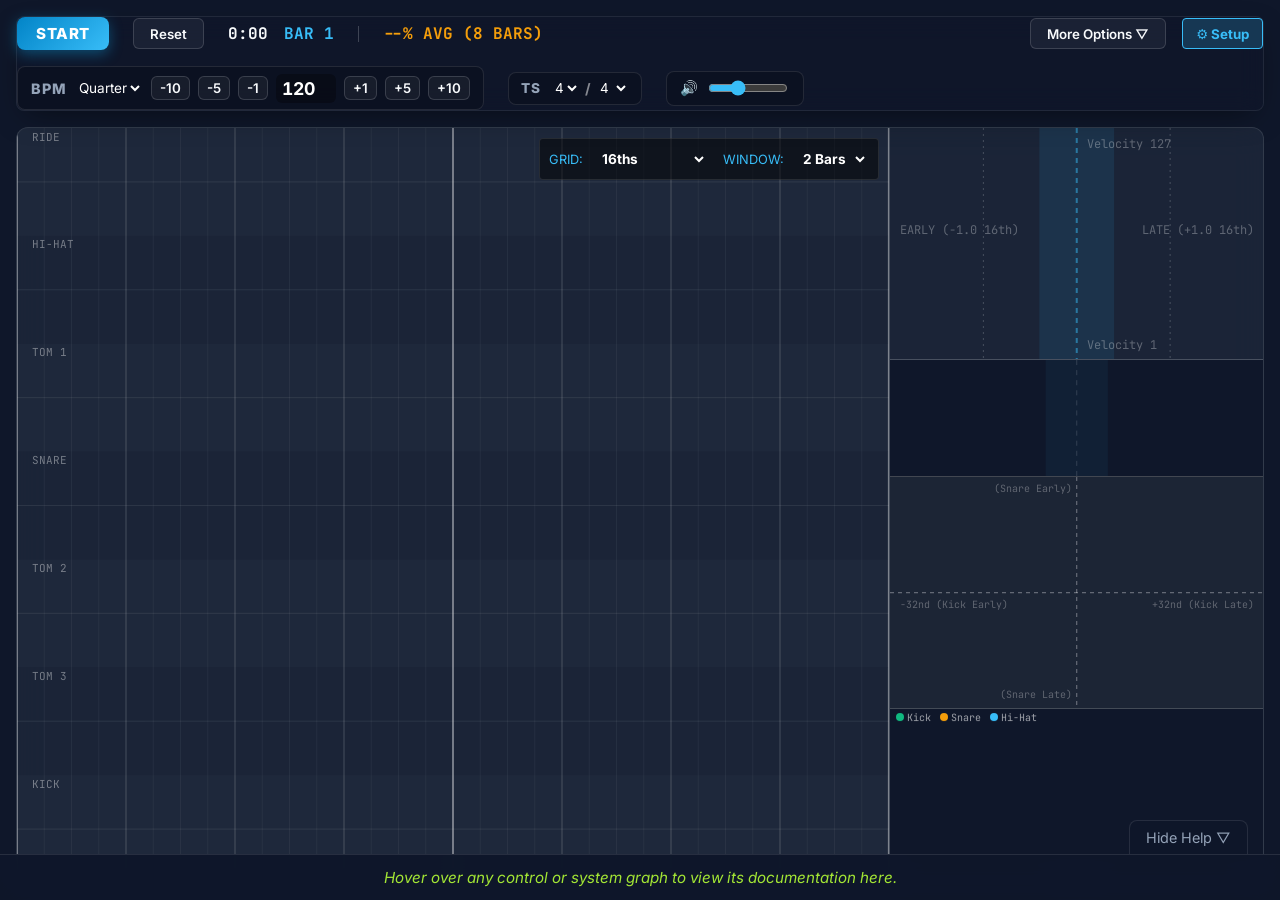
<file: index.html>
<!DOCTYPE html>
<html lang="en">

<head>
    <meta charset="UTF-8">
    <meta name="viewport" content="width=device-width, initial-scale=1.0">
    <title>Pocket Lab</title>
    <meta name="description" content="A high-precision Web MIDI drumming coach.">
    <!-- Typography -->
    <link rel="preconnect" href="https://fonts.googleapis.com">
    <link rel="preconnect" href="https://fonts.gstatic.com" crossorigin>
    <link href="https://fonts.googleapis.com/css2?family=JetBrains+Mono:wght@400;700&display=swap" rel="stylesheet">
    <!-- Styles -->
    <link rel="stylesheet" href="css/style.css">
    <style>
        @keyframes heartbeat-glow {
            0% { transform: scale(1); opacity: 0.5; box-shadow: 0 0 0 rgba(163, 230, 53, 0); }
            20% { transform: scale(1.3); opacity: 1; box-shadow: 0 0 10px rgba(163, 230, 53, 0.8); }
            100% { transform: scale(1); opacity: 0.5; box-shadow: 0 0 0 rgba(163, 230, 53, 0); }
        }
        .heartbeat-active {
            animation: heartbeat-glow 0.4s ease-out;
        }
    </style>
</head>

<body>
    <div id="app">
        <!-- Top Horizontal Dashboard -->
        <div id="top-bar" class="glass-panel"
            style="position: relative; display: flex; flex-direction: column; gap: 1rem; z-index: 10;">

            <!-- Row 1 -->
            <div style="display: flex; align-items: center; justify-content: space-between; flex-wrap: wrap; gap: 1rem;">
                <!-- Execution Controls -->
                <div style="display: flex; align-items: center; gap: 1.5rem;">
                    <button id="play-btn" class="btn-primary"
                        style="font-size: 0.95rem; padding: 0.45rem 1.2rem;"
                        data-help="Click Start to initiate your live coaching session. The master clock and bar counter will track your progress.">Start</button>
                    <button id="reset-btn" class="btn-secondary">Reset</button>
                    <div style="display: flex; gap: 1rem; align-items: baseline;">
                        <span id="timer-display" data-help="Session Duration." class="numeric-data"
                            style="font-size: 1rem; font-weight: bold;">0:00</span>
                        <span id="bar-display" data-help="Current measure count in the active session." class="numeric-data"
                            style="font-size: 1rem; font-weight: bold; color: var(--color-primary-accent);">BAR 1</span>
                        <div
                            style="width: 1px; height: 1rem; background: rgba(255,255,255,0.2); align-self: center; margin: 0 0.5rem;">
                        </div>
                        <span id="score-display" data-help="Live Average Timing Score evaluated over the current window." class="numeric-data"
                            style="font-size: 1rem; font-weight: bold; color: var(--color-warning);">--% AVG (8 BARS)</span>
                    </div>
                </div>

                <div style="display: flex; align-items: center; gap: 1rem;">
                    <button id="btn-toggle-challenges" class="btn-secondary"
                        data-help="Opens the drop-down menu for advanced options.">More Options ▽</button>
                    <button id="btn-hardware-setup"
                        data-help="Configure MIDI ports, map custom electronic drum triggers, and calibrate system latency."
                        style="padding: 0.4rem 0.8rem; cursor: pointer; border-radius: 4px; background: rgba(56, 189, 248, 0.2); color: var(--color-primary-accent); border: 1px solid var(--color-primary-accent); font-weight: bold;">⚙️ Setup</button>
                </div>
            </div>

            <!-- Row 2 -->
            <div style="display: flex; align-items: center; gap: 1.5rem; flex-wrap: wrap;">
                <!-- BPM Tuner Engine -->
                <div style="display: flex; align-items: center; gap: 0.5rem; background: rgba(0,0,0,0.2); padding: 0.4rem 0.8rem; border-radius: 8px; border: 1px solid rgba(255,255,255,0.1);"
                    data-help="Main Tempo (Beats Per Minute). Use the quick-step buttons for rapid tuning.">
                    <span style="font-weight: 800; color: var(--color-text-muted); letter-spacing: 1px; font-size: 0.9rem;">BPM</span>
                    <select id="bpm-pulse" title="BPM Pulse" style="background: transparent; color: white; border: none; font-size: 0.85em; outline: none; appearance: auto; -webkit-appearance: auto; padding: 0; cursor: pointer;">
                        <option value="4" style="color: black;" selected>Quarter</option>
                        <option value="8" style="color: black;">Eighth</option>
                    </select>
                    <button class="btn-secondary bpm-step" data-step="-10" style="padding: 0.2rem 0.5rem;">-10</button>
                    <button class="btn-secondary bpm-step" data-step="-5" style="padding: 0.2rem 0.5rem;">-5</button>
                    <button class="btn-secondary bpm-step" data-step="-1" style="padding: 0.2rem 0.5rem;">-1</button>
                    <input type="number" id="bpm-input" class="numeric-data" value="120" min="40" max="300"
                        style="width: 60px; height: 1.8rem; text-align: center; font-size: 1.1rem; font-weight: bold; border-color: transparent; padding: 0;">
                    <span id="midi-sync-status" style="display: none; font-size: 0.65rem; font-weight: bold; padding: 0.1rem 0.3rem; border-radius: 3px; background: var(--color-primary-accent); color: black; margin-left: -0.25rem; white-space: nowrap; box-shadow: 0 0 10px var(--color-primary-accent); align-items: center; gap: 4px;">
                        <span id="midi-heartbeat" style="display: inline-block; width: 6px; height: 6px; border-radius: 50%; background: #a3e635; opacity: 0.5;"></span>
                        EXT SYNC
                    </span>
                    <button class="btn-secondary bpm-step" data-step="1" style="padding: 0.2rem 0.5rem;">+1</button>
                    <button class="btn-secondary bpm-step" data-step="5" style="padding: 0.2rem 0.5rem;">+5</button>
                    <button class="btn-secondary bpm-step" data-step="10" style="padding: 0.2rem 0.5rem;">+10</button>
                </div>

                <!-- Core Settings -->
                <div style="display: flex; align-items: center; background: rgba(0,0,0,0.2); padding: 0.4rem 0.8rem; border-radius: 8px; border: 1px solid rgba(255,255,255,0.1); font-weight: bold; gap: 0.3rem; font-size: 0.9rem;"
                    title="Time Signature"
                    data-help="Set the Time Signature (Beats per Bar / Subdivision). Hits resolve primarily back to default quarter note pulses.">
                    <span style="font-weight: 800; color: var(--color-text-muted); letter-spacing: 1px; font-size: 0.85rem; margin-right: 0.3rem;">TS</span>
                    <select id="setting-ts-count"
                        style="background: transparent; color: white; border: none; text-align: right; outline: none; appearance: auto; -webkit-appearance: auto; cursor: pointer; padding: 0;">
                        <option value="2" style="color: black;">2</option>
                        <option value="3" style="color: black;">3</option>
                        <option value="4" selected style="color: black;">4</option>
                        <option value="5" style="color: black;">5</option>
                        <option value="6" style="color: black;">6</option>
                        <option value="7" style="color: black;">7</option>
                        <option value="8" style="color: black;">8</option>
                        <option value="9" style="color: black;">9</option>
                    </select>
                    <span style="color: rgba(255,255,255,0.5);">/</span>
                    <select id="setting-ts-subdiv"
                        style="background: transparent; color: white; border: none; outline: none; appearance: auto; -webkit-appearance: auto; cursor: pointer; padding: 0;">
                        <option value="2" style="color: black;">2</option>
                        <option value="4" selected style="color: black;">4</option>
                        <option value="8" style="color: black;">8</option>
                        <option value="16" style="color: black;">16</option>
                    </select>
                </div>

                <!-- Master Volume -->
                <div style="display: flex; align-items: center; gap: 0.5rem; background: rgba(0,0,0,0.2); padding: 0.4rem 0.8rem; border-radius: 8px; border: 1px solid rgba(255,255,255,0.1);"
                    data-help="Global metronome audio output volume. Drag past 100% to boost gain.">
                    <span style="font-size: 0.9rem;">🔊</span>
                    <input type="range" id="setting-master-volume" value="100" min="0" max="300"
                        style="width: 80px; align-self: center;">
                </div>
            </div>

            <!-- Absolute Dropdown Overlay for Challenges -->
            <div id="expanded-rhythm-settings"
                style="display: none; position: absolute; top: calc(100% + 10px); left: 0; right: 0; background: rgba(30, 41, 59, 0.95); backdrop-filter: blur(10px); padding: 1.5rem; z-index: 20; border: 1px solid rgba(255,255,255,0.2); border-radius: 8px; box-shadow: 0 20px 25px -5px rgba(0,0,0,0.5);">
                <div style="display: flex; gap: 1rem; margin-bottom: 1.5rem; padding-bottom: 1.5rem; border-bottom: 1px solid rgba(255,255,255,0.1); flex-wrap: wrap;">
                    <div style="display: flex; flex-direction: column; gap: 0.3rem;">
                        <label style="font-size: 0.85rem; color: #94a3b8; font-weight: bold;">Interval Mode</label>
                        <select id="setting-intervalMode" title="Interval Mode"
                            data-help="Select 'Endless' to practice indefinitely, or set a focused duration filter which will auto-stop the clock."
                            style="padding: 0.3rem; background: rgba(0,0,0,0.3); color: white; border: 1px solid rgba(255,255,255,0.2); border-radius: 4px;">
                            <option value="endless">Endless</option>
                            <option value="1min">Focus (1 min)</option>
                            <option value="3min">Stamina (3 min)</option>
                        </select>
                    </div>
                    <div style="display: flex; flex-direction: column; gap: 0.3rem;">
                        <label style="font-size: 0.85rem; color: #94a3b8; font-weight: bold;">Count-In</label>
                        <select id="setting-countInBars" title="Count-In"
                            data-help="Sets the number of standard bars played before the session tracker and muting challenges actually begin."
                            style="padding: 0.3rem; background: rgba(0,0,0,0.3); color: white; border: 1px solid rgba(255,255,255,0.2); border-radius: 4px;">
                            <option value="0">No Count</option>
                            <option value="1">1 Bar-In</option>
                            <option value="2" selected>2 Bar-In</option>
                        </select>
                    </div>
                    <div style="display: flex; flex-direction: column; gap: 0.3rem;">
                        <label style="font-size: 0.85rem; color: #94a3b8; font-weight: bold;">Voicing</label>
                        <select id="setting-voicing" title="Voicing"
                            data-help="Select the click tone. 'Woodblock' is warmer, 'Voice' counts out loud, and 'Standard' is an electronic beep."
                            style="padding: 0.3rem; background: rgba(0,0,0,0.3); color: white; border: 1px solid rgba(255,255,255,0.2); border-radius: 4px;">
                            <option value="beep">Beep</option>
                            <option value="woodblock">Wood</option>
                            <option value="female-voice">Female Voice</option>
                            <option value="male-voice">Male Voice</option>
                        </select>
                    </div>
                </div>
                <div style="display: flex; justify-content: space-around; gap: 2rem;">
                    <!-- Subdivision Mixer -->
                    <div style="flex: 1;">
                        <h3 style="margin-top: 0; color: var(--color-primary-accent);">Subdivision Mixer</h3>
                        <p style="font-size: 0.85rem; color: #94a3b8; font-style: italic;">Enable secondary clicking
                            layers and physically mix their volumes output levels.</p>

                        <div style="display: flex; flex-direction: column; gap: 0.6rem; margin-top: 1rem;">
                            <div
                                style="display: flex; align-items: center; justify-content: space-between; border-bottom: 1px solid rgba(255,255,255,0.1); padding-bottom: 0.5rem; margin-bottom: 0.2rem;">
                                <label
                                    style="display: flex; align-items: center; gap: 0.5rem; width: 120px; font-weight: bold;"><input
                                        type="checkbox" id="setting-pattern-main" checked> Main Beat</label>
                                <input type="range" id="vol-pattern-main" value="100" min="0" max="100"
                                    style="flex: 1;">
                            </div>
                            <div style="display: flex; align-items: center; justify-content: space-between;">
                                <label style="display: flex; align-items: center; gap: 0.5rem; width: 120px;"><input
                                        type="checkbox" id="setting-pattern-backbeats" checked> Backbeats</label>
                                <input type="range" id="vol-pattern-backbeats" value="100" min="0" max="100" style="flex: 1;">
                            </div>
                            <div style="display: flex; align-items: center; justify-content: space-between;">
                                <label style="display: flex; align-items: center; gap: 0.5rem; width: 120px;"><input
                                        type="checkbox" id="setting-pattern-8th"> 8th Note</label>
                                <input type="range" id="vol-pattern-8th" value="50" min="0" max="100" style="flex: 1;">
                            </div>
                            <div style="display: flex; align-items: center; justify-content: space-between;">
                                <label style="display: flex; align-items: center; gap: 0.5rem; width: 120px;"><input
                                        type="checkbox" id="setting-pattern-8thTrip"> 8th Triplet</label>
                                <input type="range" id="vol-pattern-8thTrip" value="50" min="0" max="100"
                                    style="flex: 1;">
                            </div>
                            <div style="display: flex; align-items: center; justify-content: space-between;">
                                <label style="display: flex; align-items: center; gap: 0.5rem; width: 120px;"><input
                                        type="checkbox" id="setting-pattern-16th"> 16th Note</label>
                                <input type="range" id="vol-pattern-16th" value="50" min="0" max="100" style="flex: 1;">
                            </div>
                            <div style="display: flex; align-items: center; justify-content: space-between;">
                                <label style="display: flex; align-items: center; gap: 0.5rem; width: 120px;"><input
                                        type="checkbox" id="setting-pattern-16thTrip"> 16th Triplet</label>
                                <input type="range" id="vol-pattern-16thTrip" value="50" min="0" max="100"
                                    style="flex: 1;">
                            </div>
                        </div>
                    </div>

                    <div style="width: 1px; background: rgba(255,255,255,0.1);"></div>

                    <!-- Mute Bars -->
                    <div style="flex: 1;">
                        <h3 style="margin-top: 0;">Mute Bars</h3>
                        <p style="font-size: 0.85rem; color: #94a3b8; font-style: italic;">Mutes the click completely to
                            test your internal tempo keeping.</p>
                        <div style="display: flex; align-items: center; gap: 1rem; margin-top: 1rem;">
                            <select id="setting-gapRadioMode"
                                style="padding: 0.3rem; background: rgba(0,0,0,0.3); color: white; border: 1px solid rgba(255,255,255,0.2); border-radius: 4px;">
                                <option value="off">Off</option>
                                <option value="constant">Constant</option>
                                <option value="random-beat">Random Beat</option>
                                <option value="random-bar">Random Bar</option>
                            </select>
                            <span
                                data-help="When Mute Bars is set to 'Constant', configures the exact amount of full bars played vs muted.">
                                <input type="number" id="setting-gapConstantOn" value="1" min="1" max="16"
                                    style="width: 50px; background: rgba(0,0,0,0.3); color: white; border: 1px solid rgba(255,255,255,0.2); padding: 0.2rem;">
                                On /
                                <input type="number" id="setting-gapConstantOff" value="1" min="1" max="16"
                                    style="width: 50px; background: rgba(0,0,0,0.3); color: white; border: 1px solid rgba(255,255,255,0.2); padding: 0.2rem;">
                                Off
                            </span>
                        </div>
                        <div id="setting-gapChaos-container"
                            style="margin-top: 1rem; display: none; align-items: center; gap: 1rem;"
                            data-help="When Mute Bars is set to 'Random', determines the percentage (%) chance any individual click will be randomly deleted.">
                            <label>Random Chance:</label>
                            <input type="range" id="setting-gapChaos" value="50" min="0" max="100" style="flex: 1;">
                        </div>
                    </div>

                    <div style="width: 1px; background: rgba(255,255,255,0.1);"></div>

                    <!-- Shaky Click -->
                    <div style="flex: 1;">
                        <h3 style="margin-top: 0; color: var(--color-warning);">Shaky Click</h3>
                        <p style="font-size: 0.85rem; color: #94a3b8; font-style: italic;">Challenges you to keep a
                            consistent time despite an inconsistent click. Your score is judged against the actual
                            consistent grid.</p>
                        <div style="margin-top: 1rem;">
                            <label><input type="checkbox" id="setting-shakyEnabled"> <b>Enable Simulator</b></label>
                        </div>
                        <div style="display: flex; align-items: center; gap: 1rem; margin-top: 1rem;">
                            <span
                                data-help="The maximum unsteadiness penalty applied to a shaky click in milliseconds.">
                                <label>Jitter Range:</label>
                                <input type="number" id="setting-shakyRange" value="10" min="1" max="100"
                                    style="width: 60px; background: rgba(0,0,0,0.3); color: white; border: 1px solid rgba(255,255,255,0.2); padding: 0.2rem;">
                                ms
                            </span>
                            <span
                                data-help="The percentage chance the engine will actually jitter a click on any given beat.">
                                <label>Jitter Chance:</label>
                                <input type="number" id="setting-shakyChance" value="50" min="0" max="100"
                                    style="width: 50px; background: rgba(0,0,0,0.3); color: white; border: 1px solid rgba(255,255,255,0.2); padding: 0.2rem;">
                                %
                            </span>
                        </div>
                    </div>
                </div>
            </div>
        </div>

        <!-- Main Visualization Layer -->
        <div class="panel-lab surface" id="panel-lab"
            style="flex: 1; display: flex; flex-direction: row; overflow: hidden; margin-top: 1rem; border-color: rgba(255,255,255,0.1) !important; padding: 0;">

            <!-- Repeating Time Series Plot (Left 70%) -->
            <div style="flex: 7; position: relative; border-right: 1px solid rgba(255,255,255,0.2); display: flex; flex-direction: column;"
                data-help="Multi-Track Timeline. A scrolling sequencer grid plotting your exact hits in real-time. Loops according to the window length.">
                <div
                    style="position: absolute; top: 10px; right: 10px; z-index: 5; display: flex; gap: 0.5rem; align-items: center; background: rgba(0,0,0,0.5); padding: 0.3rem 0.6rem; border-radius: 4px; border: 1px solid rgba(255,255,255,0.1);">
                    <label
                        style="color: var(--color-primary-accent); font-size: 0.8rem; text-transform: uppercase;">Grid:</label>
                    <select id="setting-timeline-grid"
                        style="background: transparent; color: white; border: none; font-size: 0.85rem; font-weight: bold; cursor: pointer; outline: none; margin-right: 0.5rem;">
                        <option value="1">Quarter</option>
                        <option value="2">8ths</option>
                        <option value="4" selected>16ths</option>
                        <option value="3">8th Triplets</option>
                        <option value="6">16th Triplets</option>
                    </select>

                    <label
                        style="color: var(--color-primary-accent); font-size: 0.8rem; text-transform: uppercase;">Window:</label>
                    <select id="setting-timeline-window"
                        style="background: transparent; color: white; border: none; font-size: 0.85rem; font-weight: bold; cursor: pointer; outline: none;">
                        <option value="1">1 Bar</option>
                        <option value="2" selected>2 Bars</option>
                        <option value="4">4 Bars</option>
                    </select>
                </div>
                <!-- Adding pointer-events: none so it doesn't block hover events of the overarching div, though maybe fine without. Will just place canvas absolutely over it if it needs strict scaling. Actually, flex: 1 is fine since we use ResizeObserver in the JS classes usually. -->
                <div style="flex: 1; position: relative; width: 100%; height: 100%;">
                    <canvas id="timeline-canvas"
                        style="position: absolute; top:0; left:0; width:100%; height:100%;"></canvas>
                </div>
            </div>

            <!-- Legacy Analytics Column (Right 30%) -->
            <div style="flex: 3; display: flex; flex-direction: column; overflow: hidden;">
                <!-- Scatter Plot (Top 40%) -->
                <div style="flex: 4; position: relative; border-bottom: 1px solid rgba(255,255,255,0.2);">
                   <label data-help="Precision Scatter Plot. Analyzes your real-time timing accuracy and velocity as you play."></label>
                    <canvas id="lab-canvas"
                        style="position: absolute; top:0; left:0; width:100%; height:100%;"></canvas>
                </div>

                <!-- Histogram Bell Curve (Middle 20%) -->
                <div style="flex: 2; position: relative; border-bottom: 1px solid rgba(255,255,255,0.2); background: rgba(0,0,0,0.3);">
                 <label style="margin-top: 0.5rem;" data-help="Accuracy Heatmap. Tracks your overall session precision via a bell curve summary."></label>
                    <canvas id="histogram-canvas"
                        style="position: absolute; top:0; left:0; width:100%; height:100%;"></canvas>
                </div>

                <!-- Limb Offset Matrix (Bottom 40%) -->
                <div style="flex: 4; position: relative; background: rgba(0,0,0,0.1);">
                 <label style="margin-top: 0.5rem;" data-help="Limb Sync Matrix. Evaluates how tightly your Hi-Hat alignments sync up with Kick/Snare strokes."></label>
                    <canvas id="matrix-canvas"
                        style="position: absolute; top:0; left:0; width:100%; height:100%;"></canvas>
                </div>

                <!-- Velocity Histogram (below matrix, optional) -->
                <div id="velocity-histogram-container" style="flex: 3; position: relative; border-top: 1px solid rgba(255,255,255,0.2); background: rgba(0,0,0,0.2); display: none;">
                    <label data-help="Velocity Distribution. Shows how consistently you are hitting each instrument. A tightly clustered cluster means consistent dynamics."></label>
                    <canvas id="velocity-histogram-canvas"
                        style="position: absolute; top:0; left:0; width:100%; height:100%;"></canvas>
                </div>
            </div>
        </div>

        <!-- Floating Help Overlay -->
        <div id="help-wrapper"
            style="position: fixed; bottom: 0; left: 0; right: 0; z-index: 50; display: flex; flex-direction: column; align-items: flex-end;">
            <button id="btn-toggle-help"
                style="margin-right: 2rem; padding: 0.5rem 1rem; background: rgba(15, 23, 42, 0.95); color: #94a3b8; border: 1px solid rgba(255,255,255,0.1); border-bottom: none; border-radius: 8px 8px 0 0; cursor: pointer; font-size: 0.9rem; transition: all 0.2s;">Hide
                Help ▽</button>
            <div id="help-footer"
                style="width: 100%; background: rgba(15, 23, 42, 0.98); backdrop-filter: blur(10px); padding: 0.8rem; text-align: center; color: #a3e635; font-style: italic; font-size: 0.95rem; border-top: 1px solid rgba(255,255,255,0.1); display: flex; align-items: center; justify-content: center; min-height: 2.5rem;">
                <span id="help-content">Hover over any control or system graph to view its documentation here.</span>
            </div>
        </div>
    </div>

    <!-- Hardware Setup Modal -->
    <!-- Hardware Modal -->
    <dialog id="modal-hardware" class="glass-modal">
        <div
            style="display: flex; justify-content: space-between; align-items: center; border-bottom: 1px solid rgba(255,255,255,0.1); padding-bottom: 1rem; margin-bottom: 1rem;">
            <h2 style="margin: 0;">Device Setup & Calibration</h2>
            <button id="btn-close-modal"
                style="cursor: pointer; background: transparent; color: white; border: none; font-size: 1.5rem;">&times;</button>
        </div>

        <!-- Tab Controls -->
        <div
            style="display: flex; gap: 1rem; margin-bottom: 1.5rem; border-bottom: 1px solid rgba(255,255,255,0.1); padding-bottom: 0.5rem;">
            <button id="tab-btn-setup"
                style="background: none; border: none; color: white; font-size: 1.1rem; cursor: pointer; border-bottom: 2px solid var(--color-primary-accent); padding-bottom: 0.5rem; font-weight: bold;">Mapping
                & Calibration</button>
            <button id="tab-btn-advanced"
                style="background: none; border: none; color: rgba(255,255,255,0.5); font-size: 1.1rem; cursor: pointer; padding-bottom: 0.5rem;">Advanced
                Config</button>
            <button id="tab-btn-troubleshoot"
                style="background: none; border: none; color: rgba(255,255,255,0.5); font-size: 1.1rem; cursor: pointer; padding-bottom: 0.5rem;">Troubleshoot</button>
        </div>

        <!-- Setup View Focus -->
        <div id="view-setup">
            <div style="margin-bottom: 2rem;">
                <h3 data-help="Current status of the browser's Web MIDI API connection.">MIDI Connection</h3>
                <div style="display: flex; align-items: flex-start; justify-content: space-between; gap: 1rem;">
                    <div id="midi-status" style="color: var(--color-warning);">Waiting for browser Web MIDI permission...</div>
                    <button id="btn-rescan-midi" class="btn-secondary" style="font-size: 0.75rem; padding: 0.2rem 0.6rem; margin-top: -0.2rem;">↻ Rescan</button>
                </div>
                <div id="midi-device-list" style="margin-top: 0.75rem; display: flex; flex-direction: column; gap: 0.5rem;"></div>
            </div>

            <div style="margin-bottom: 2rem;"
                data-help="Velocity threshold (0-127). Any physical pad strike that registers a velocity softer than this numeric value will be ignored. Useful for preventing vibrations or false-triggers from displaying.">
                <h3>Ghost Note Filter</h3>
                <p style="font-size: 0.85rem; color: #94a3b8; font-style: italic; margin-top: 0.5rem;">
                    Strikes below this velocity are ignored. Use this to filter out unintended vibrations or
                    double-triggers. Click Calibrate and play your ghost notes to tune this automatically.
                <div style="display: flex; align-items: center; gap: 1rem; margin-top: 0.5rem;">
                    <input type="number" id="hw-ghost-threshold" min="0" max="127" value="32"
                        style="width: 80px; padding: 0.3rem; background: rgba(0,0,0,0.3); color: white; border: 1px solid rgba(255,255,255,0.2); border-radius: 4px;">
                    <button id="btn-calibrate-ghost"
                        data-help="Click this and strike your pads as softly as possible. The engine records your loudest 'ghost note'. Click 'Finish' to automatically set the filter exactly 1 step above it."
                        style="padding: 0.3rem 1rem; cursor: pointer; background: var(--color-primary-accent); border: none; border-radius: 4px; font-weight: bold; color: black;">Calibrate</button>
                    <div id="ghost-status" style="font-size: 0.9rem; color: #94a3b8; margin-left: 0.5rem;"></div>
                </div>
                </p>
            </div>

            <div style="margin-bottom: 2rem;">
                <div style="display: flex; justify-content: space-between; align-items: flex-end;">
                    <div>
                        <h3>MIDI Note Mapping</h3>
                        <p style="font-size: 0.85rem; color: #94a3b8; font-style: italic; margin-bottom: 0;">Provide
                            multiple Note IDs separated by a comma (e.g. "34, 36, 38"). Click 'Listen' and strike your
                            pads in different ways to capture all available zones for that instrument, then click
                            'Stop'.</p>
                    </div>
                    <div>
                        <label
                            style="display: flex; align-items: center; gap: 0.5rem; color: var(--color-warning); font-weight: bold; font-size: 0.9rem;"
                            data-help="When enabled, any strikes configured as a 'Ride' will automatically be drawn and evaluated exactly as if they were the Hi-Hat."><input
                                type="checkbox" id="setting-merge-ride"> Merge Ride to Hi-Hat</label>
                    </div>
                </div>
                <table style="width: 100%; text-align: left; border-collapse: collapse;">
                    <thead>
                        <tr style="border-bottom: 1px solid rgba(255,255,255,0.2);">
                            <th data-help="The drum component you are configuring."
                                style="padding: 0.5rem; width: 20%;">Instrument</th>
                            <th data-help="The internal numerical identity of the MIDI note sent by the drum brain."
                                style="padding: 0.5rem; width: 35%;">MIDI Notes</th>
                            <th data-help="Click 'Listen' to start recording. Strike your pads multiple times to capture all zones. Click 'Stop' when finished."
                                style="padding: 0.5rem; width: 25%;">Live Map</th>
                            <th data-help="Visual configuration for how this pad displays in the visualizations."
                                style="padding: 0.5rem; width: 20%;">Visuals</th>
                        </tr>
                    </thead>
                    <tbody id="mapping-tbody">
                        <!-- JS will populate -->
                    </tbody>
                </table>
            </div>

            <div style="margin-bottom: 2rem;">
                <h3>System Calibration (Latency Sync)</h3>
                <p style="font-size: 0.9rem; color: #94a3b8; font-style: italic;">Strike any mapped pad exactly
                    simultaneously with the pulse to calculate your system latency offset.</p>
                <div style="display: flex; align-items: center; gap: 1rem; margin-top: 1rem;">
                    <button id="btn-start-calibration"
                        data-help="Striking repeatedly along with the click track allows the engine to calculate and subtract out latency caused by your specific hardware."
                        style="padding: 0.5rem 1rem; cursor: pointer; background: var(--color-primary-accent); border: none; border-radius: 4px; font-weight: bold; color: black;">Start
                        Calibration (8 Hits)</button>
                    <div id="calibration-status" style="font-variant-numeric: tabular-nums;">Ready. L_sys: 0ms</div>
                </div>
            </div>

            <!-- Modal Help System Relocated To Bottom -->
            <details id="modal-help-section"
                style="background: rgba(0,0,0,0.3); padding: 1rem; border-radius: 8px; border: 1px solid rgba(255,255,255,0.1);">
                <summary style="cursor: pointer; font-weight: bold; color: var(--color-primary-accent);">Interactive
                    Help</summary>
                <div id="modal-help-content"
                    style="margin-top: 0.5rem; color: #94a3b8; font-size: 0.9rem; line-height: 1.4; min-height: 3rem;">
                    Hover over any control or graph to see its description and goal here.
                </div>
            </details>
        </div>

        <!-- Advanced View Focus -->
        <div id="view-advanced" style="display: none;">
            <div style="margin-bottom: 2rem;">
                <label
                    style="display: block; font-weight: bold; margin-bottom: 0.5rem; color: var(--color-primary-accent); font-size: 1.1rem;">Audible
                    Feedback</label>
                <div
                    style="display: flex; flex-direction: column; gap: 1rem; margin-top: 1rem; background: rgba(0,0,0,0.2); border: 1px solid rgba(255,255,255,0.1); padding: 1rem; border-radius: 8px;">
                    <div style="display: flex; align-items: center; justify-content: space-between;">
                        <span data-help="Selects which drums and beats trigger audio feedback evaluators.">Trigger
                            Mode:</span>
                        <select id="setting-feedbackTrigger"
                            style="background: rgba(0,0,0,0.3); color: white; border: 1px solid rgba(255,255,255,0.2); border-radius: 4px; padding: 0.3rem;">
                            <option value="snare" selected>Snare on downbeats</option>
                            <option value="kick">Kick on downbeats</option>
                            <option value="snare-kick">Snare and kick alternating</option>
                        </select>
                    </div>

                    <div style="display: flex; align-items: center; justify-content: space-between;">
                        <span
                            data-help="Determines the target accuracy window required to trigger a 'Good' evaluation (within +/- 32nd note space).">Difficulty
                            (Good Window):</span>
                        <select id="setting-feedbackDifficulty"
                            style="background: rgba(0,0,0,0.3); color: white; border: 1px solid rgba(255,255,255,0.2); border-radius: 4px; padding: 0.3rem;">
                            <option value="easy">Easy (60%)</option>
                            <option value="medium" selected>Medium (40%)</option>
                            <option value="hard">Hard (20%)</option>
                        </select>
                    </div>

                        <div style="display: flex; align-items: center; justify-content: space-between;">
                            <span data-help="Adjust the volume of the evaluation sound effects (good, great, perfect) independently of the click.">Feedback Volume:</span>
                            <div style="display: flex; align-items: center; gap: 0.5rem;">
                                <input type="range" id="setting-feedbackVolume" min="0" max="200" value="100" style="width: 80px;">
                                <span id="feedbackVolume-val" style="font-size: 0.8rem; width: 35px; text-align: right;">100%</span>
                            </div>
                        </div>

                        <div style="display: flex; align-items: center; justify-content: space-between;">
                            <span data-help="When enabled, only corrective audible feedback plays for early or late hits. Good, great, and perfect sounds are muted.">Only Too Fast / Too Slow:</span>
                            <input type="checkbox" id="setting-feedbackOnlyCorrections" style="transform: scale(1.2);">
                        </div>

                        <div style="display: flex; align-items: center; justify-content: space-between;">
                            <span data-help="Adjust the pitch/frequency (Hz) of the standard electronic metronome beep sound.">Metronome Beep Pitch:</span>
                            <div style="display: flex; align-items: center; gap: 0.5rem;">
                                <input type="range" id="setting-beepFrequency" min="400" max="2000" value="1000" step="10" style="width: 80px;">
                                <span id="beepFrequency-val" class="numeric-data" style="font-size: 0.8rem; width: 45px; text-align: right;">1000Hz</span>
                            </div>
                        </div>
                    </div>
            </div>

            <div style="margin-bottom: 2rem;">
                <label style="display: block; font-weight: bold; margin-bottom: 0.5rem; color: var(--color-primary-accent); font-size: 1.1rem;">MIDI Clock Sync</label>
                <div style="display: flex; flex-direction: column; gap: 1rem; margin-top: 1rem; background: rgba(0,0,0,0.2); border: 1px solid rgba(255,255,255,0.1); padding: 1rem; border-radius: 8px;">
                    <div style="display: flex; align-items: center; justify-content: space-between;">
                        <span data-help="When enabled, Pocket Lab will automatically slave its Tempo and Start/Stop Engine to incoming Web MIDI Real-Time Clocks (e.g. Ableton Live via IAC Driver).">External MIDI Clock Sync:</span>
                        <input type="checkbox" id="setting-midiSync" style="transform: scale(1.2);">
                    </div>
                    <div style="display: flex; align-items: center; justify-content: space-between; border-top: 1px solid rgba(255,255,255,0.1); padding-top: 1rem;">
                        <span data-help="Automatically mutes the Pocket Lab metronome audio while external Master Sync is actively playing.">Mute Metronome when Synchronized:</span>
                        <input type="checkbox" id="setting-muteSync" style="transform: scale(1.2);">
                    </div>
                    <details style="margin-top: 0.5rem; font-size: 0.85rem; color: #94a3b8; border-top: 1px dotted rgba(255,255,255,0.2); padding-top: 0.5rem;">
                        <summary style="cursor: pointer; color: var(--color-primary-accent); font-weight: bold;">How to Setup Ableton Live Sync (macOS)</summary>
                        <ol style="margin-top: 0.5rem; padding-left: 1.25rem; line-height: 1.4;">
                            <li style="margin-bottom: 0.25rem;">Open the built-in macOS <strong>Audio MIDI Setup</strong> application.</li>
                            <li style="margin-bottom: 0.25rem;">Go to Window -> Show MIDI Studio -> double-click <strong>IAC Driver</strong> and ensure "Device is online" is checked.</li>
                            <li style="margin-bottom: 0.25rem;">Open <strong>Ableton Live</strong> -> Preferences -> Link/Tempo/MIDI.</li>
                            <li style="margin-bottom: 0.25rem;">Under MIDI Ports, find <strong>Out: IAC Driver (Bus 1)</strong> and toggle <strong>Sync</strong> to <strong>On</strong>.</li>
                            <li style="margin-bottom: 0.25rem;">Refresh Pocket Lab, ensure the <strong>External Sync</strong> toggle above is active. When you click Play in Ableton, Pocket Lab will automatically lock tempo and begin grading your playing synchronously!</li>
                        </ol>
                    </details>
                </div>
            </div>

            <div style="margin-bottom: 2rem;">
                <label
                    style="display: block; font-weight: bold; margin-bottom: 0.5rem; color: var(--color-primary-accent); font-size: 1.1rem;">Velocity
                    Distribution Graph</label>
                <div
                    style="display: flex; flex-direction: column; gap: 0.75rem; margin-top: 1rem; background: rgba(0,0,0,0.2); border: 1px solid rgba(255,255,255,0.1); padding: 1rem; border-radius: 8px;">
                    <p style="font-size: 0.85rem; color: #94a3b8; font-style: italic; margin: 0;">Show the velocity histogram panel below the Limb Sync Matrix. Select which instruments to include on the graph.</p>
                    <div style="display: flex; align-items: center; gap: 1.5rem; flex-wrap: wrap; margin-top: 0.25rem;">
                        <label style="display: flex; align-items: center; gap: 0.4rem; cursor: pointer;">
                            <input type="checkbox" id="velHist-snare" checked style="transform: scale(1.2);"> Snare
                        </label>
                        <label style="display: flex; align-items: center; gap: 0.4rem; cursor: pointer;">
                            <input type="checkbox" id="velHist-hihat" checked style="transform: scale(1.2);"> Hi-Hat
                        </label>
                        <label style="display: flex; align-items: center; gap: 0.4rem; cursor: pointer;">
                            <input type="checkbox" id="velHist-kick" checked style="transform: scale(1.2);"> Kick
                        </label>
                    </div>
                </div>
            </div>

            <div style="margin-bottom: 2rem;"
                data-help="Adjusts how long hits survive on the scatter plot before dissolving. Uses high-performance real-time logarithmic decay instead of structural CSS transitions for 60FPS fluid renders.">
                <label
                    style="display: block; font-weight: bold; margin-bottom: 0.5rem; color: var(--color-primary-accent); font-size: 1.1rem;">Scatter
                    Plot Deterioration Speed</label>
                <div style="display: flex; align-items: center; gap: 1rem; margin-top: 1rem;">
                    <input type="range" id="setting-fadeSeconds" value="3.0" min="0.5" max="10.0" step="0.5"
                        style="flex: 1;">
                    <span id="display-fadeSeconds"
                        style="font-family: monospace; font-size: 1.1rem; min-width: 40px; text-align: right;">3.0s</span>
                </div>
            </div>
        </div>

        <!-- Troubleshoot View Focus -->
        <div id="view-troubleshoot" style="display: none;">
            <div style="display: flex; justify-content: space-between; align-items: center; margin-bottom: 1rem;">
                <div>
                    <label style="margin-right: 0.5rem;">Log Level Filter:</label>
                    <select id="log-level-filter"
                        data-help="Determine how verbose the hardware logger is. Level 1 filters out continuous controller pedaling spam."
                        style="background: rgba(0,0,0,0.3); color: white; padding: 0.3rem; border: 1px solid rgba(255,255,255,0.2); border-radius: 4px;">
                        <option value="1">1 - Note On</option>
                        <option value="2">2 - All Standard MIDI Events</option>
                        <option value="3">3 - Everything (Raw)</option>
                    </select>
                </div>
                <button id="btn-clear-log" data-help="Erases the current console readout."
                    style="padding: 0.3rem 0.6rem; cursor: pointer; background: rgba(239, 68, 68, 0.2); border: 1px solid var(--color-critical); color: var(--color-critical); border-radius: 4px;">Clear
                    Console</button>
            </div>

            <!-- Limit to 5000 messages via JS logic inside app -->
            <div id="hw-console"
                style="background: black; padding: 1rem; border-radius: 4px; border: 1px solid rgba(255,255,255,0.1); height: 400px; overflow-y: auto; font-family: monospace; font-size: 0.85rem; color: #a3e635; display: flex; flex-direction: column-reverse; white-space: pre-wrap;">
                <div>[System] Troubleshooter console initialized. Waiting for events...</div>
            </div>
        </div>
    </dialog>

    <!-- Session Result Modal -->
    <!-- Session Result Modal -->
    <dialog id="modal-session-result" class="glass-modal" style="text-align: center; max-width: 400px;">
        <h2 style="margin-top: 0; color: var(--color-primary-accent);">Practice Complete!</h2>
        <div style="font-size: 4rem; font-weight: bold; margin: 1rem 0; font-variant-numeric: tabular-nums;"
            id="result-score">--%</div>
        <p style="color: #94a3b8; margin-bottom: 2rem;" id="result-desc">Your session has been saved to the log.</p>

        <div style="display: flex; gap: 1rem; justify-content: center;">
            <button id="btn-result-delete" class="btn-critical">Discard</button>
            <button id="btn-result-close" class="btn-primary">Close</button>
        </div>
    </dialog>

    <!-- Scripts -->
    <script type="module" src="js/midi.js?v=2"></script>
    <script type="module" src="js/metronome.js"></script>
    <script type="module" src="js/visualizer.js"></script>
    <script type="module" src="js/histogram.js"></script>
    <script type="module" src="js/timeline.js"></script>
    <script type="module" src="js/limbMatrix.js"></script>
    <!-- Scoring utilities -->
    <script type="module" src="js/scoring.js"></script>
    <!-- App entry piece -->
    <script type="module" src="js/app.js?v=2"></script>
</body>

</html>
</file>
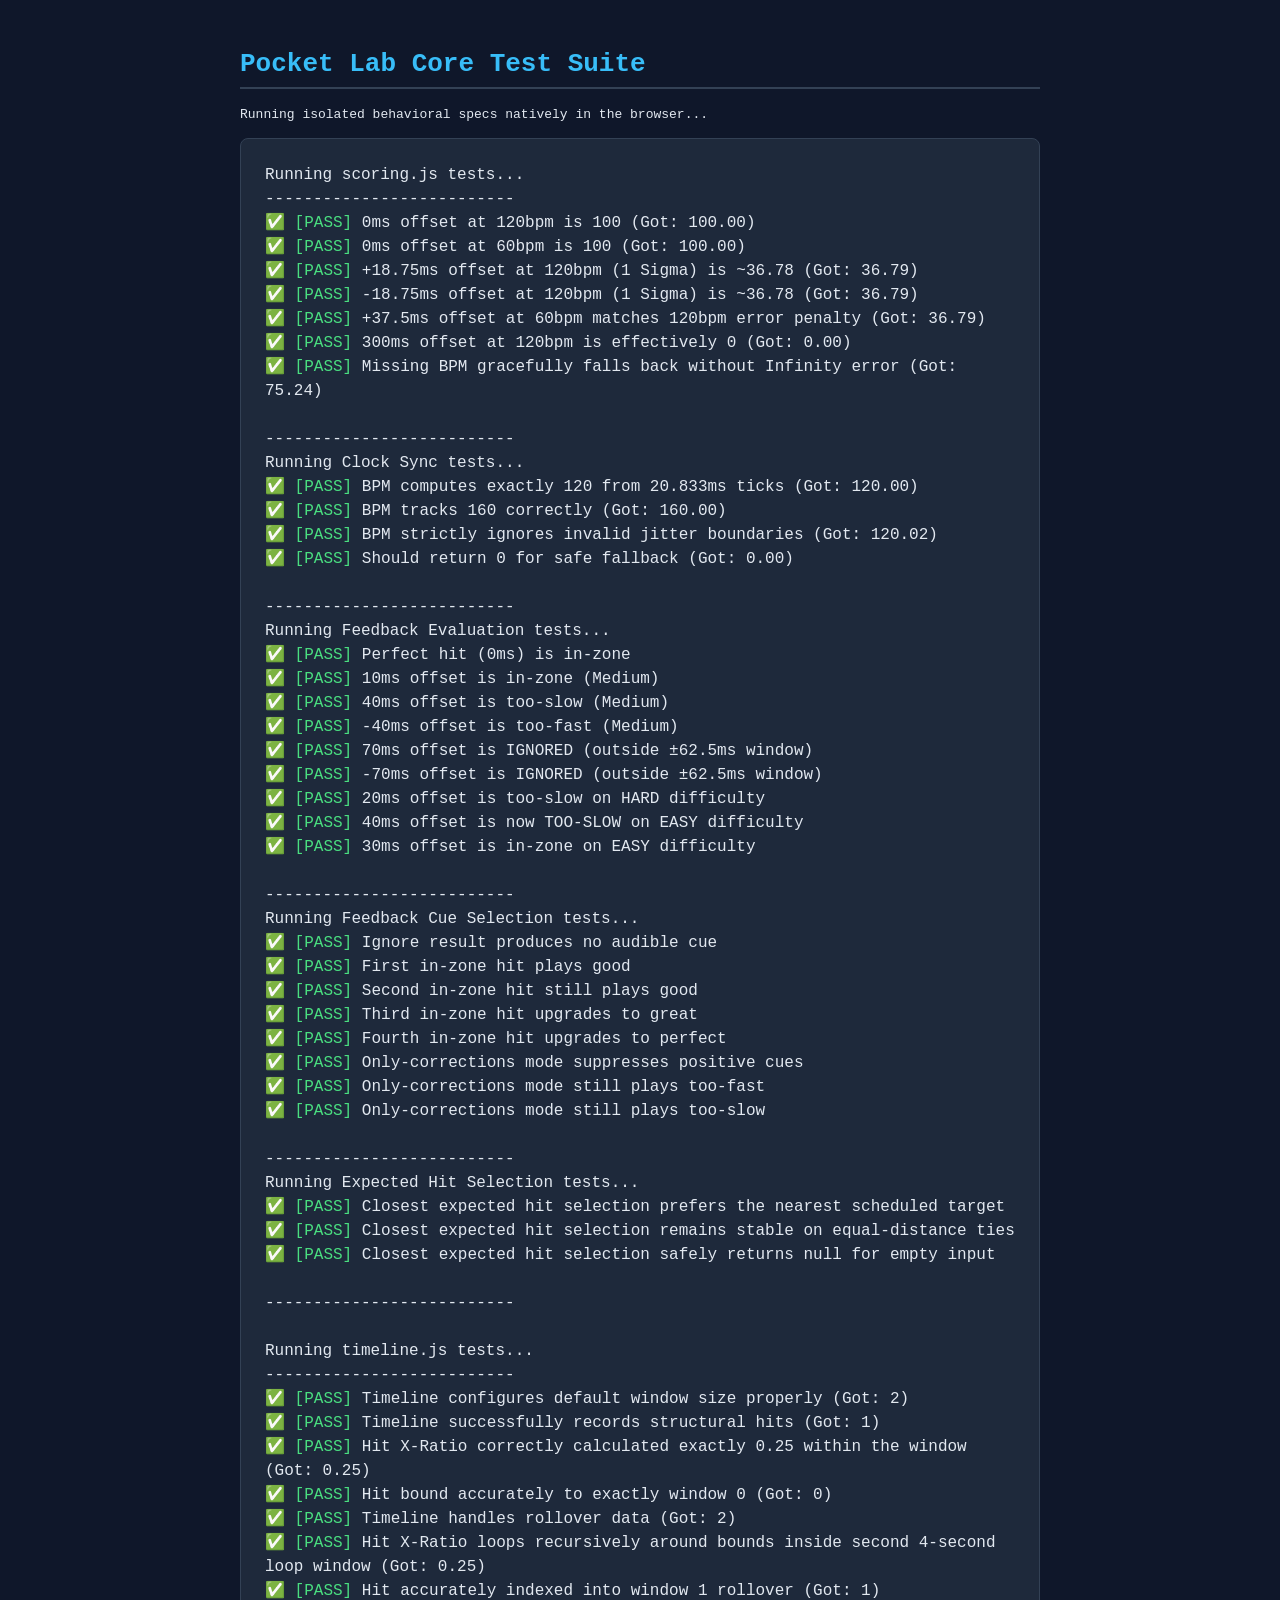
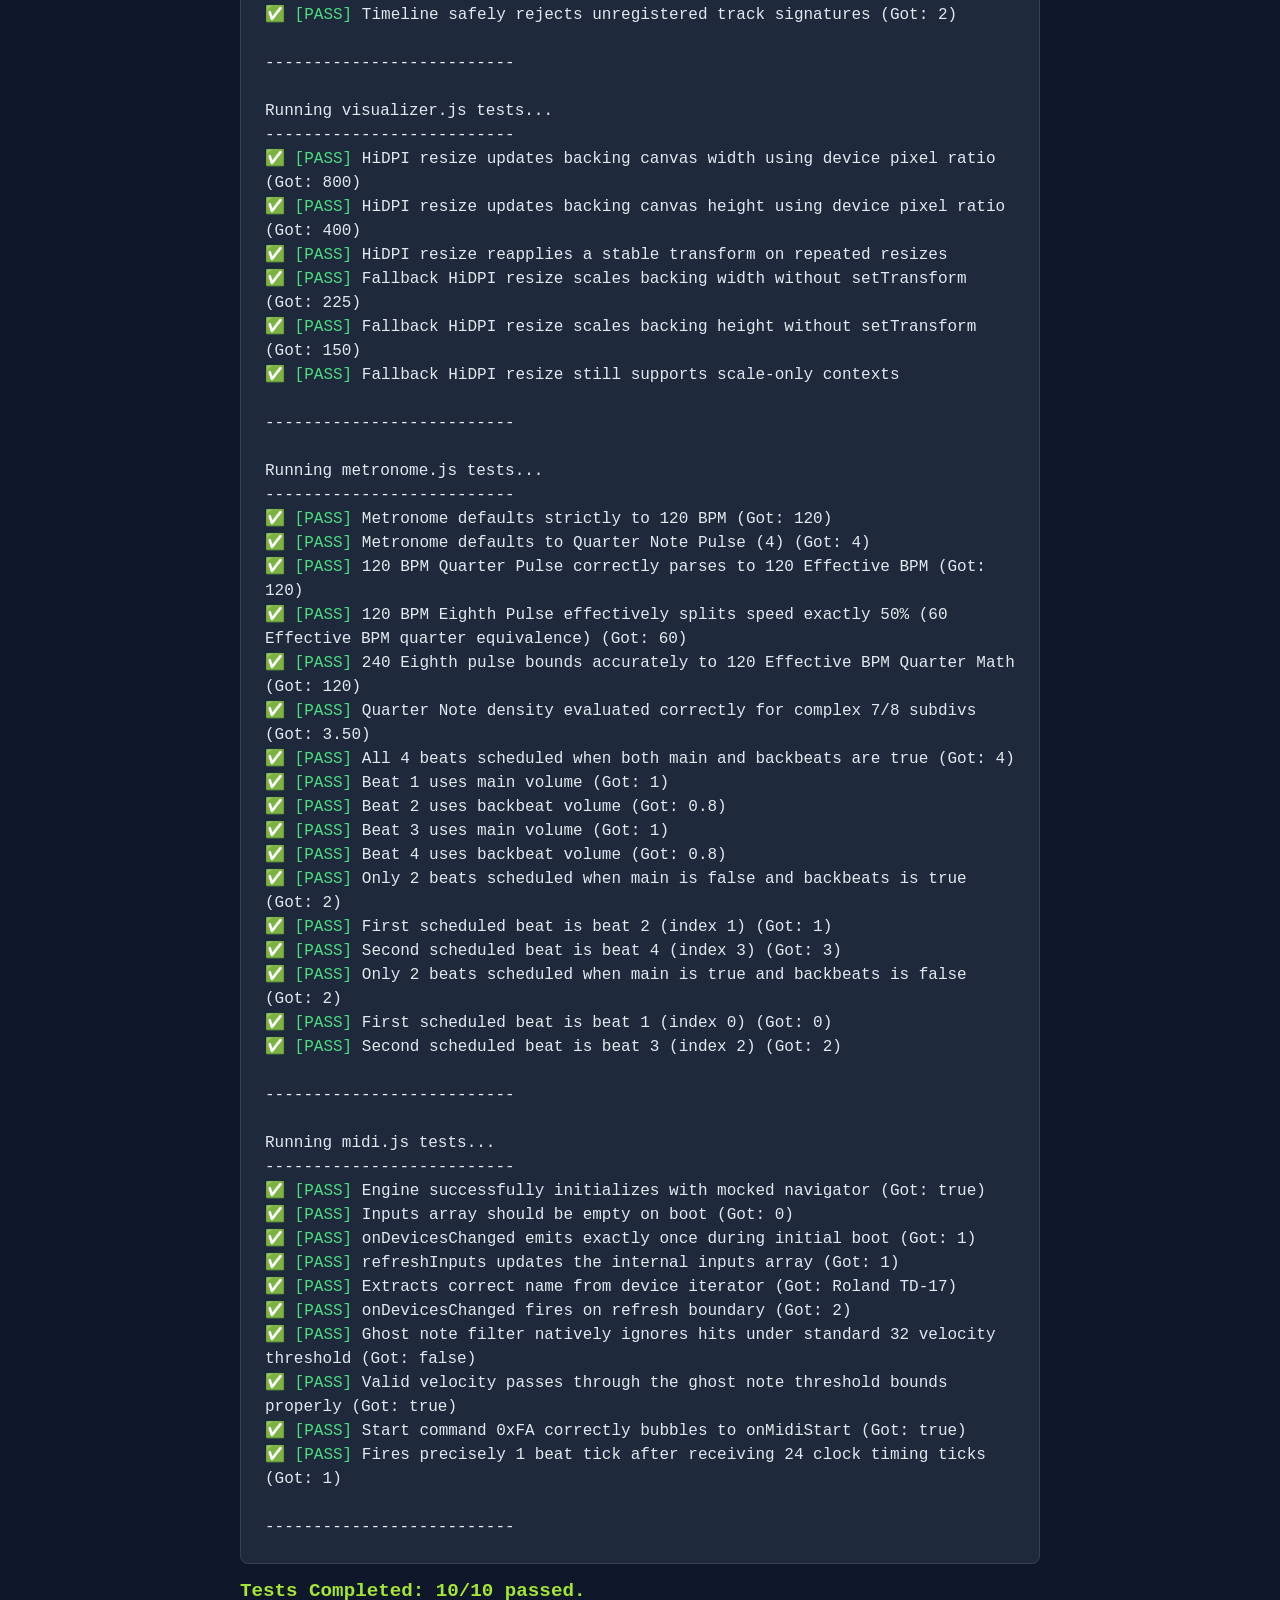
<file: test/test.html>
<!DOCTYPE html>
<html lang="en">
<head>
    <meta charset="UTF-8">
    <meta name="viewport" content="width=device-width, initial-scale=1.0">
    <title>Pocket Lab Test Suite</title>
    <style>
        body {
            font-family: monospace;
            background-color: #0f172a;
            color: #e2e8f0;
            padding: 2rem;
            max-width: 800px;
            margin: 0 auto;
        }
        h1 { color: #38bdf8; border-bottom: 2px solid #334155; padding-bottom: 0.5rem; }
        pre { background-color: #1e293b; padding: 1.5rem; border-radius: 8px; border: 1px solid #334155; font-size: 1rem; overflow-x: auto; white-space: pre-wrap; line-height: 1.5; }
        #test-progress { font-weight: bold; font-size: 1.2rem; margin-top: 1rem; }
    </style>
</head>
<body>
    <h1>Pocket Lab Core Test Suite</h1>
    <p>Running isolated behavioral specs natively in the browser...</p>
    
    <pre id="test-output"></pre>
    <div id="test-progress">Initializing tests...</div>

    <!-- We load the module which executes the tests synchronously -->
    <script type="module" src="scoring.test.js"></script>
</body>
</html>
</file>
<file: css/style.css>
@import url('https://fonts.googleapis.com/css2?family=Inter:wght@400;600;800&family=JetBrains+Mono:wght@400;700;800&display=swap');

/* Pocket Lab - Modern Design System (Obsidian Glass) */

:root {
    /* Palette */
    --color-bg: #0F172A; /* Slate 900 */
    --color-surface: rgba(30, 41, 59, 0.8); /* Slate 800 semi-transparent */
    --color-primary-accent: #38bdf8; /* Sky 400 */
    --color-primary-hover: #7dd3fc;
    --color-success: #10b981; /* Emerald 500 */
    --color-warning: #f59e0b; /* Amber 500 */
    --color-critical: #ef4444; /* Red 500 */
    --color-text-main: #f8fafc;
    --color-text-muted: #94a3b8;

    /* Typography */
    --font-sans: 'Inter', system-ui, sans-serif;
    --font-mono: 'JetBrains Mono', monospace;

    /* Borders */
    --border-radius-sm: 6px;
    --border-radius-md: 8px;
    --border-radius-xl: 12px;
    
    /* Effects */
    --glass-border: 1px solid rgba(255, 255, 255, 0.08);
    --glass-shadow: 0 10px 30px -10px rgba(0, 0, 0, 0.5);
}

*, *::before, *::after {
    box-sizing: border-box;
}

body {
    margin: 0;
    padding: 0;
    background-color: var(--color-bg);
    color: var(--color-text-main);
    font-family: var(--font-sans); /* Shift default to modern sans */
    -webkit-font-smoothing: antialiased;
}

/* Numeric data gets monospace */
.numeric-data, input[type="number"], .timer-display {
    font-family: var(--font-mono);
    font-variant-numeric: tabular-nums;
}

#app {
    display: flex;
    flex-direction: column;
    height: 100vh;
    padding: 1rem;
    gap: 0;
}

/* ---------------------------------
   Surfaces & Glassmorphism
---------------------------------- */

.surface {
    background-color: var(--color-surface);
    border-radius: var(--border-radius-xl);
    border: var(--glass-border);
    padding: 1rem;
    backdrop-filter: blur(16px);
    -webkit-backdrop-filter: blur(16px);
}

.glass-panel {
    background: rgba(15, 23, 42, 0.6);
    border-radius: var(--border-radius-md);
    border: var(--glass-border);
    backdrop-filter: blur(12px);
    -webkit-backdrop-filter: blur(12px);
    box-shadow: var(--glass-shadow);
}

/* Modals specifically */
dialog.glass-modal {
    background: rgba(30, 41, 59, 0.85);
    color: var(--color-text-main);
    padding: 2rem;
    border: var(--glass-border);
    border-radius: var(--border-radius-xl);
    backdrop-filter: blur(24px);
    -webkit-backdrop-filter: blur(24px);
    box-shadow: 0 25px 50px -12px rgba(0, 0, 0, 0.7);
    max-width: 500px;
    width: 90%;
    margin: auto;
}

#modal-hardware {
    max-width: 850px;
}

dialog::backdrop {
    background: rgba(0, 0, 0, 0.6);
    backdrop-filter: blur(4px);
}

/* ---------------------------------
   Buttons & Interactivity
---------------------------------- */

button {
    font-family: var(--font-sans);
    cursor: pointer;
    transition: all 0.2s cubic-bezier(0.4, 0, 0.2, 1);
    outline: none;
}

button:active {
    transform: translateY(1px) scale(0.98);
}

.btn-primary {
    background: linear-gradient(135deg, #0284c7, var(--color-primary-accent));
    color: #fff;
    border: none;
    padding: 0.6rem 1.5rem;
    font-size: 1.1rem;
    font-weight: 800;
    border-radius: var(--border-radius-md);
    text-transform: uppercase;
    letter-spacing: 0.5px;
    box-shadow: 0 4px 14px 0 rgba(14, 165, 233, 0.39);
}

.btn-primary:hover {
    background: linear-gradient(135deg, #0ea5e9, #7dd3fc);
    box-shadow: 0 6px 20px rgba(14, 165, 233, 0.6);
    transform: translateY(-2px);
}

.btn-secondary {
    background: rgba(255, 255, 255, 0.05);
    color: var(--color-text-main);
    border: 1px solid rgba(255, 255, 255, 0.15);
    padding: 0.4rem 1rem;
    font-weight: 600;
    border-radius: var(--border-radius-sm);
}

.btn-secondary:hover {
    background: rgba(255, 255, 255, 0.1);
    border-color: rgba(255, 255, 255, 0.3);
    color: #fff;
}

.btn-icon {
    background: none;
    border: none;
    color: var(--color-text-muted);
    padding: 0.5rem;
    border-radius: 50%;
    display: flex;
    align-items: center;
    justify-content: center;
}

.btn-icon:hover {
    background: rgba(255,255,255,0.1);
    color: var(--color-primary-accent);
}

.btn-critical {
    background: transparent;
    color: var(--color-critical);
    border: 1px solid var(--color-critical);
    padding: 0.5rem 1rem;
    border-radius: var(--border-radius-sm);
    font-weight: 600;
}

.btn-critical:hover {
    background: rgba(239, 68, 68, 0.1);
    box-shadow: 0 0 10px rgba(239, 68, 68, 0.3);
}

/* Form Elements */
input[type="number"], select {
    background: rgba(0, 0, 0, 0.3);
    color: white;
    border: 1px solid rgba(255, 255, 255, 0.1);
    padding: 0.4rem;
    border-radius: var(--border-radius-sm);
    font-family: inherit;
    transition: border-color 0.2s;
}

input[type="number"]:focus, select:focus {
    border-color: var(--color-primary-accent);
    outline: none;
}

input[type="checkbox"] {
    accent-color: var(--color-primary-accent);
    cursor: pointer;
    width: 1.2rem;
    height: 1.2rem;
}

input[type="range"] {
    accent-color: var(--color-primary-accent);
    cursor: pointer;
}

/* ---------------------------------
   Animations
---------------------------------- */

@keyframes breathe-glow {
    0% { box-shadow: 0 0 10px rgba(16, 185, 129, 0.4); }
    50% { box-shadow: 0 0 25px rgba(16, 185, 129, 0.8), inset 0 0 15px rgba(16, 185, 129, 0.2); }
    100% { box-shadow: 0 0 10px rgba(16, 185, 129, 0.4); }
}

.is-live {
    background: linear-gradient(135deg, #059669, #10b981) !important;
    animation: breathe-glow 2s infinite ease-in-out;
    color: white !important;
}

/* Legacy support mappings */
.glow-primary {
    box-shadow: 0 0 15px var(--color-primary-accent);
}
</file>
